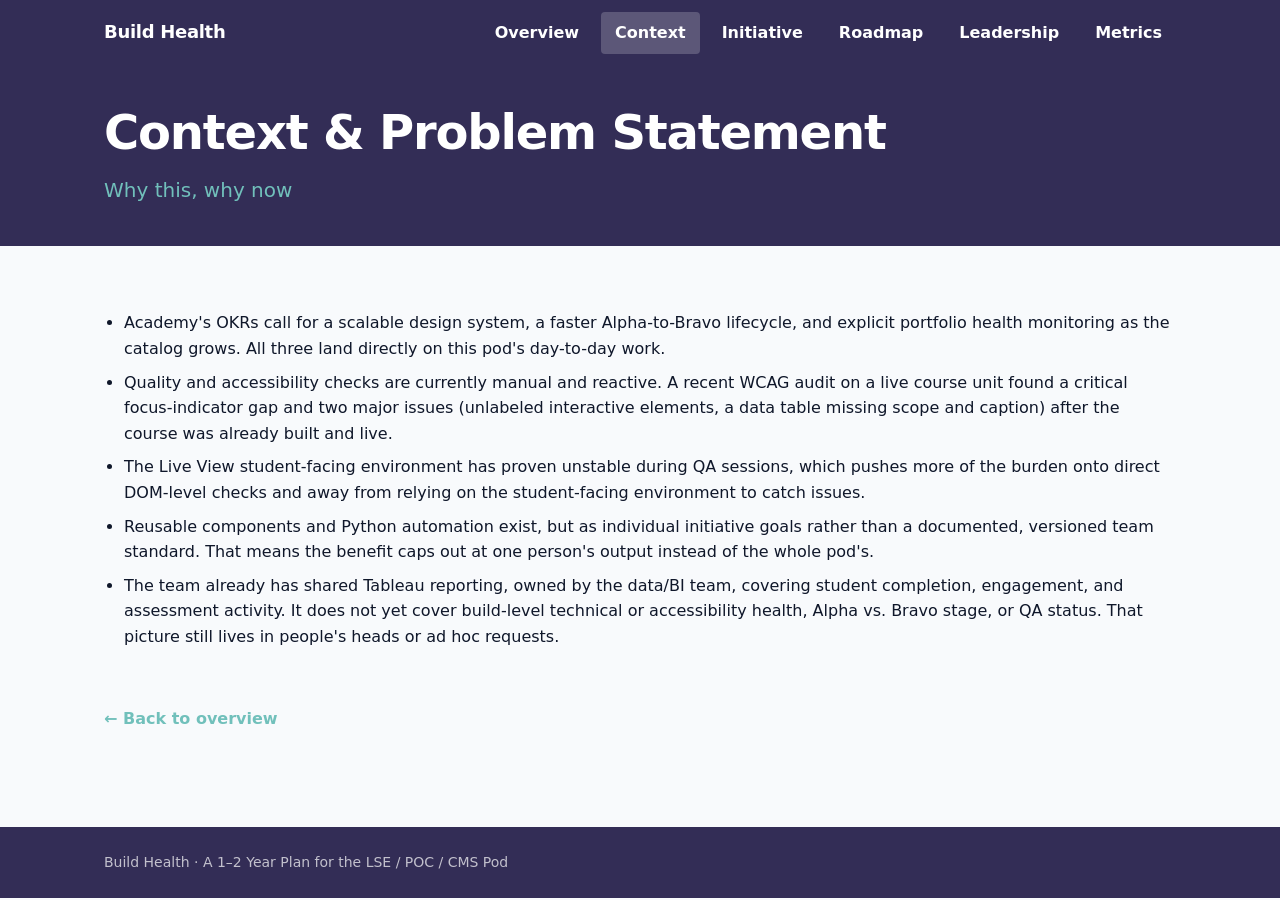
<file: context.html>
<!DOCTYPE html>
<html lang="en">
  <head>
    <meta charset="UTF-8" />
    <meta name="viewport" content="width=device-width, initial-scale=1.0" />
    <title>Context &amp; Problem Statement &mdash; Build Health</title>
    <link rel="stylesheet" href="styles.css" />
  </head>
  <body>
    <nav class="navbar">
      <div class="navbar__inner">
        <a class="navbar__brand" href="index.html">Build Health</a>
        <div class="navbar__links">
          <a class="nav-link" href="index.html">Overview</a>
          <a class="nav-link is-active" href="context.html">Context</a>
          <a class="nav-link" href="initiative.html">Initiative</a>
          <a class="nav-link" href="roadmap.html">Roadmap</a>
          <a class="nav-link" href="leadership.html">Leadership</a>
          <a class="nav-link" href="metrics.html">Metrics</a>
        </div>
      </div>
    </nav>

    <header class="page-header">
      <div class="container stack">
        <h1 class="h1 on-dark">Context &amp; Problem Statement</h1>
        <p class="subtitle accent">Why this, why now</p>
      </div>
    </header>

    <main class="container section">
      <div class="content">
        <ul>
          <li>
            Academy's OKRs call for a scalable design system, a faster
            Alpha-to-Bravo lifecycle, and explicit portfolio health monitoring as
            the catalog grows. All three land directly on this pod's day-to-day
            work.
          </li>
          <li>
            Quality and accessibility checks are currently manual and reactive. A
            recent WCAG audit on a live course unit found a critical
            focus-indicator gap and two major issues (unlabeled interactive
            elements, a data table missing scope and caption) after the course was
            already built and live.
          </li>
          <li>
            The Live View student-facing environment has proven unstable during QA
            sessions, which pushes more of the burden onto direct DOM-level checks
            and away from relying on the student-facing environment to catch
            issues.
          </li>
          <li>
            Reusable components and Python automation exist, but as individual
            initiative goals rather than a documented, versioned team standard.
            That means the benefit caps out at one person's output instead of the
            whole pod's.
          </li>
          <li>
            The team already has shared Tableau reporting, owned by the data/BI
            team, covering student completion, engagement, and assessment
            activity. It does not yet cover build-level technical or accessibility
            health, Alpha vs. Bravo stage, or QA status. That picture still lives
            in people's heads or ad hoc requests.
          </li>
        </ul>

        <a class="back-link" href="index.html">Back to overview</a>
      </div>
    </main>

    <footer class="footer">
      <div class="container">Build Health &middot; A 1&ndash;2 Year Plan for the LSE / POC / CMS Pod</div>
    </footer>
  </body>
</html>
</file>
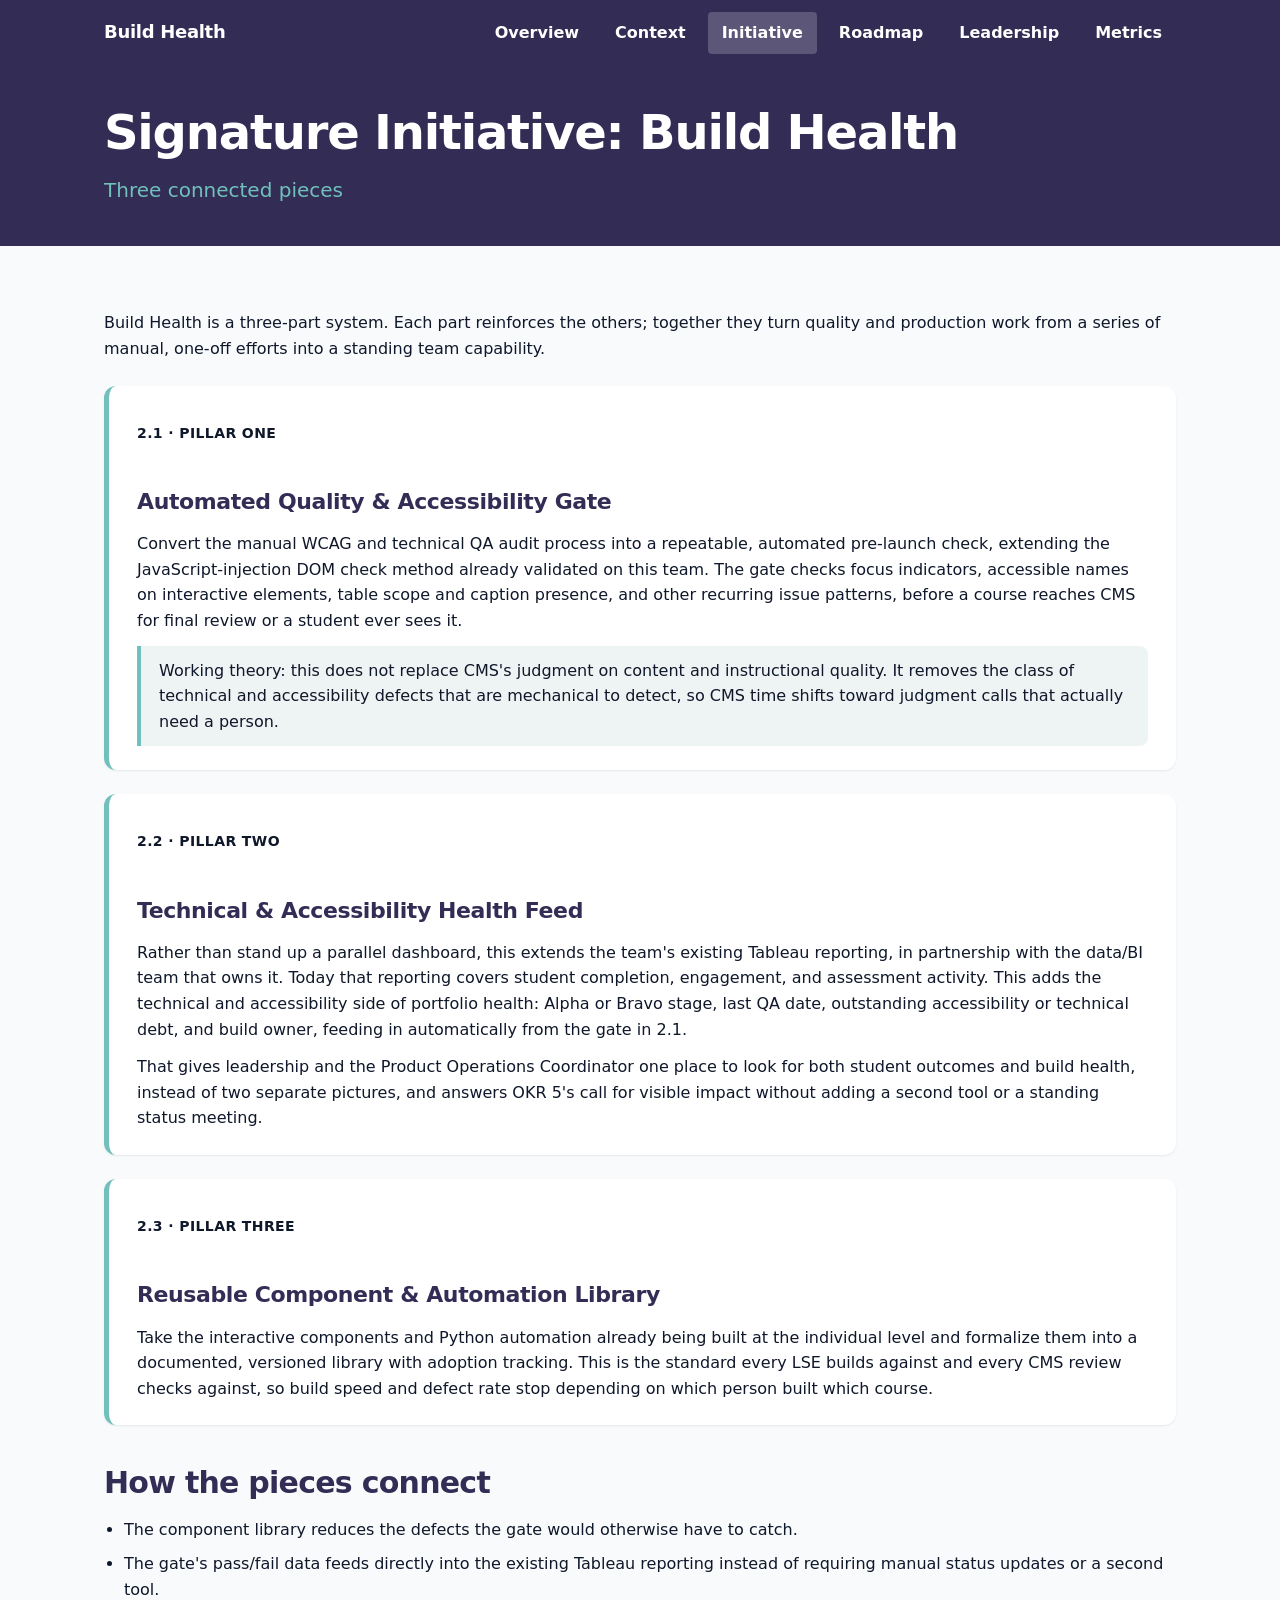
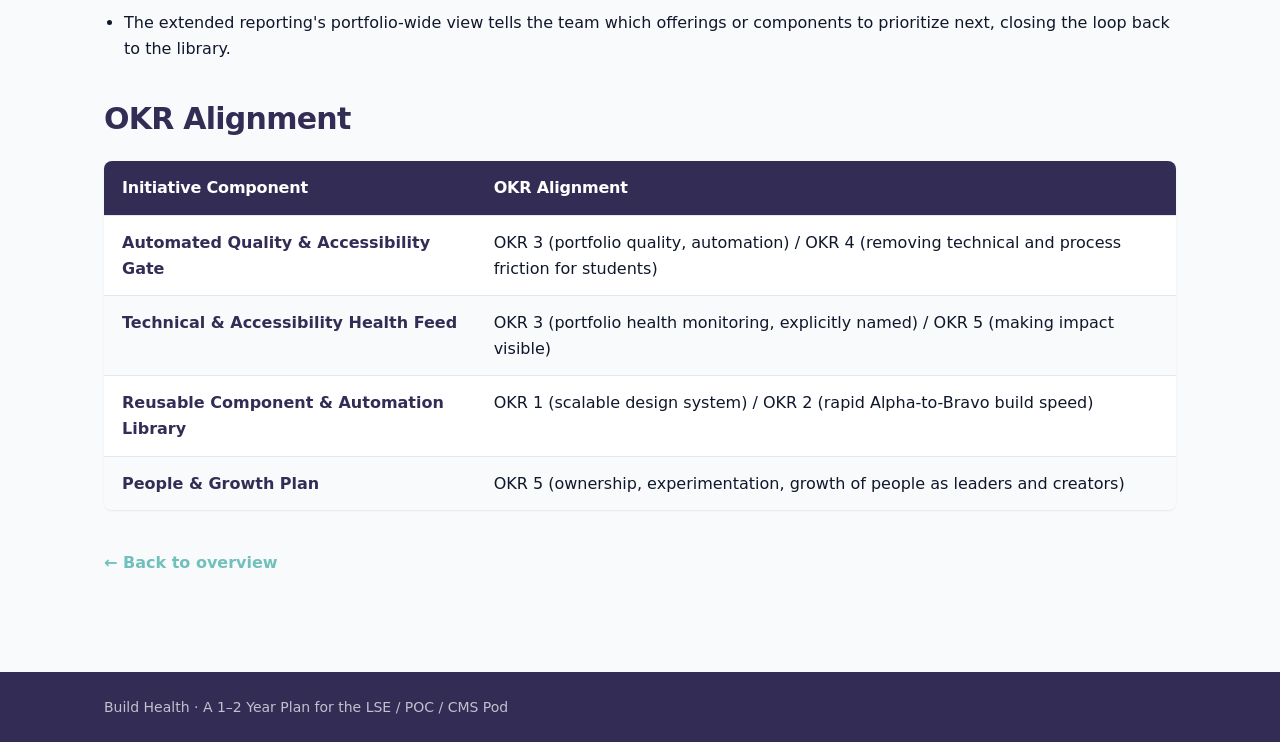
<file: initiative.html>
<!DOCTYPE html>
<html lang="en">
  <head>
    <meta charset="UTF-8" />
    <meta name="viewport" content="width=device-width, initial-scale=1.0" />
    <title>Signature Initiative &mdash; Build Health</title>
    <link rel="stylesheet" href="styles.css" />
  </head>
  <body>
    <nav class="navbar">
      <div class="navbar__inner">
        <a class="navbar__brand" href="index.html">Build Health</a>
        <div class="navbar__links">
          <a class="nav-link" href="index.html">Overview</a>
          <a class="nav-link" href="context.html">Context</a>
          <a class="nav-link is-active" href="initiative.html">Initiative</a>
          <a class="nav-link" href="roadmap.html">Roadmap</a>
          <a class="nav-link" href="leadership.html">Leadership</a>
          <a class="nav-link" href="metrics.html">Metrics</a>
        </div>
      </div>
    </nav>

    <header class="page-header">
      <div class="container stack">
        <h1 class="h1 on-dark">Signature Initiative: Build Health</h1>
        <p class="subtitle accent">Three connected pieces</p>
      </div>
    </header>

    <main class="container section">
      <div class="content">
        <p>
          Build Health is a three-part system. Each part reinforces the others;
          together they turn quality and production work from a series of manual,
          one-off efforts into a standing team capability.
        </p>

        <div class="pillar">
          <p class="pillar__eyebrow">2.1 &middot; Pillar One</p>
          <h2 class="pillar__title">Automated Quality &amp; Accessibility Gate</h2>
          <p>
            Convert the manual WCAG and technical QA audit process into a
            repeatable, automated pre-launch check, extending the
            JavaScript-injection DOM check method already validated on this team.
            The gate checks focus indicators, accessible names on interactive
            elements, table scope and caption presence, and other recurring issue
            patterns, before a course reaches CMS for final review or a student
            ever sees it.
          </p>
          <p class="note">
            Working theory: this does not replace CMS's judgment on content and
            instructional quality. It removes the class of technical and
            accessibility defects that are mechanical to detect, so CMS time
            shifts toward judgment calls that actually need a person.
          </p>
        </div>

        <div class="pillar">
          <p class="pillar__eyebrow">2.2 &middot; Pillar Two</p>
          <h2 class="pillar__title">
            Technical &amp; Accessibility Health Feed
          </h2>
          <p>
            Rather than stand up a parallel dashboard, this extends the team's
            existing Tableau reporting, in partnership with the data/BI team that
            owns it. Today that reporting covers student completion, engagement,
            and assessment activity. This adds the technical and accessibility
            side of portfolio health: Alpha or Bravo stage, last QA date,
            outstanding accessibility or technical debt, and build owner, feeding
            in automatically from the gate in 2.1.
          </p>
          <p>
            That gives leadership and the Product Operations Coordinator one place
            to look for both student outcomes and build health, instead of two
            separate pictures, and answers OKR 5's call for visible impact without
            adding a second tool or a standing status meeting.
          </p>
        </div>

        <div class="pillar">
          <p class="pillar__eyebrow">2.3 &middot; Pillar Three</p>
          <h2 class="pillar__title">
            Reusable Component &amp; Automation Library
          </h2>
          <p>
            Take the interactive components and Python automation already being
            built at the individual level and formalize them into a documented,
            versioned library with adoption tracking. This is the standard every
            LSE builds against and every CMS review checks against, so build speed
            and defect rate stop depending on which person built which course.
          </p>
        </div>

        <h2 class="h2">How the pieces connect</h2>
        <ul>
          <li>
            The component library reduces the defects the gate would otherwise
            have to catch.
          </li>
          <li>
            The gate's pass/fail data feeds directly into the existing Tableau
            reporting instead of requiring manual status updates or a second tool.
          </li>
          <li>
            The extended reporting's portfolio-wide view tells the team which
            offerings or components to prioritize next, closing the loop back to
            the library.
          </li>
        </ul>

        <h2 class="h2">OKR Alignment</h2>
        <table class="data-table">
          <thead>
            <tr>
              <th>Initiative Component</th>
              <th>OKR Alignment</th>
            </tr>
          </thead>
          <tbody>
            <tr>
              <td><strong>Automated Quality &amp; Accessibility Gate</strong></td>
              <td>
                OKR 3 (portfolio quality, automation) / OKR 4 (removing technical
                and process friction for students)
              </td>
            </tr>
            <tr>
              <td><strong>Technical &amp; Accessibility Health Feed</strong></td>
              <td>
                OKR 3 (portfolio health monitoring, explicitly named) / OKR 5
                (making impact visible)
              </td>
            </tr>
            <tr>
              <td><strong>Reusable Component &amp; Automation Library</strong></td>
              <td>
                OKR 1 (scalable design system) / OKR 2 (rapid Alpha-to-Bravo build
                speed)
              </td>
            </tr>
            <tr>
              <td><strong>People &amp; Growth Plan</strong></td>
              <td>
                OKR 5 (ownership, experimentation, growth of people as leaders and
                creators)
              </td>
            </tr>
          </tbody>
        </table>

        <a class="back-link" href="index.html">Back to overview</a>
      </div>
    </main>

    <footer class="footer">
      <div class="container">Build Health &middot; A 1&ndash;2 Year Plan for the LSE / POC / CMS Pod</div>
    </footer>
  </body>
</html>
</file>
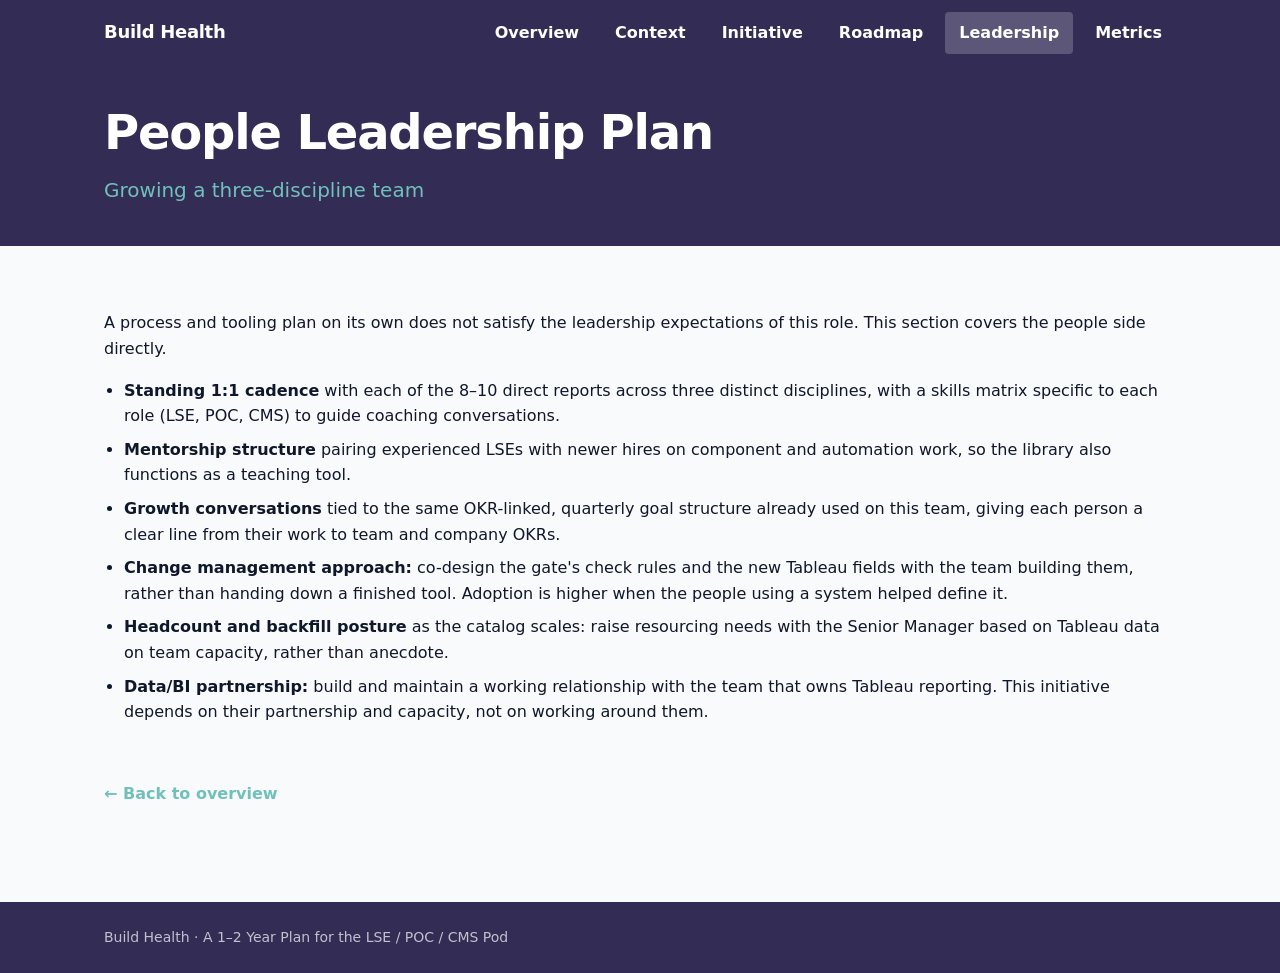
<file: leadership.html>
<!DOCTYPE html>
<html lang="en">
  <head>
    <meta charset="UTF-8" />
    <meta name="viewport" content="width=device-width, initial-scale=1.0" />
    <title>People Leadership Plan &mdash; Build Health</title>
    <link rel="stylesheet" href="styles.css" />
  </head>
  <body>
    <nav class="navbar">
      <div class="navbar__inner">
        <a class="navbar__brand" href="index.html">Build Health</a>
        <div class="navbar__links">
          <a class="nav-link" href="index.html">Overview</a>
          <a class="nav-link" href="context.html">Context</a>
          <a class="nav-link" href="initiative.html">Initiative</a>
          <a class="nav-link" href="roadmap.html">Roadmap</a>
          <a class="nav-link is-active" href="leadership.html">Leadership</a>
          <a class="nav-link" href="metrics.html">Metrics</a>
        </div>
      </div>
    </nav>

    <header class="page-header">
      <div class="container stack">
        <h1 class="h1 on-dark">People Leadership Plan</h1>
        <p class="subtitle accent">Growing a three-discipline team</p>
      </div>
    </header>

    <main class="container section">
      <div class="content">
        <p>
          A process and tooling plan on its own does not satisfy the leadership
          expectations of this role. This section covers the people side
          directly.
        </p>

        <ul>
          <li>
            <strong>Standing 1:1 cadence</strong> with each of the 8&ndash;10
            direct reports across three distinct disciplines, with a skills matrix
            specific to each role (LSE, POC, CMS) to guide coaching conversations.
          </li>
          <li>
            <strong>Mentorship structure</strong> pairing experienced LSEs with
            newer hires on component and automation work, so the library also
            functions as a teaching tool.
          </li>
          <li>
            <strong>Growth conversations</strong> tied to the same OKR-linked,
            quarterly goal structure already used on this team, giving each person
            a clear line from their work to team and company OKRs.
          </li>
          <li>
            <strong>Change management approach:</strong> co-design the gate's
            check rules and the new Tableau fields with the team building them,
            rather than handing down a finished tool. Adoption is higher when the
            people using a system helped define it.
          </li>
          <li>
            <strong>Headcount and backfill posture</strong> as the catalog scales:
            raise resourcing needs with the Senior Manager based on Tableau data on
            team capacity, rather than anecdote.
          </li>
          <li>
            <strong>Data/BI partnership:</strong> build and maintain a working
            relationship with the team that owns Tableau reporting. This initiative
            depends on their partnership and capacity, not on working around them.
          </li>
        </ul>

        <a class="back-link" href="index.html">Back to overview</a>
      </div>
    </main>

    <footer class="footer">
      <div class="container">Build Health &middot; A 1&ndash;2 Year Plan for the LSE / POC / CMS Pod</div>
    </footer>
  </body>
</html>
</file>
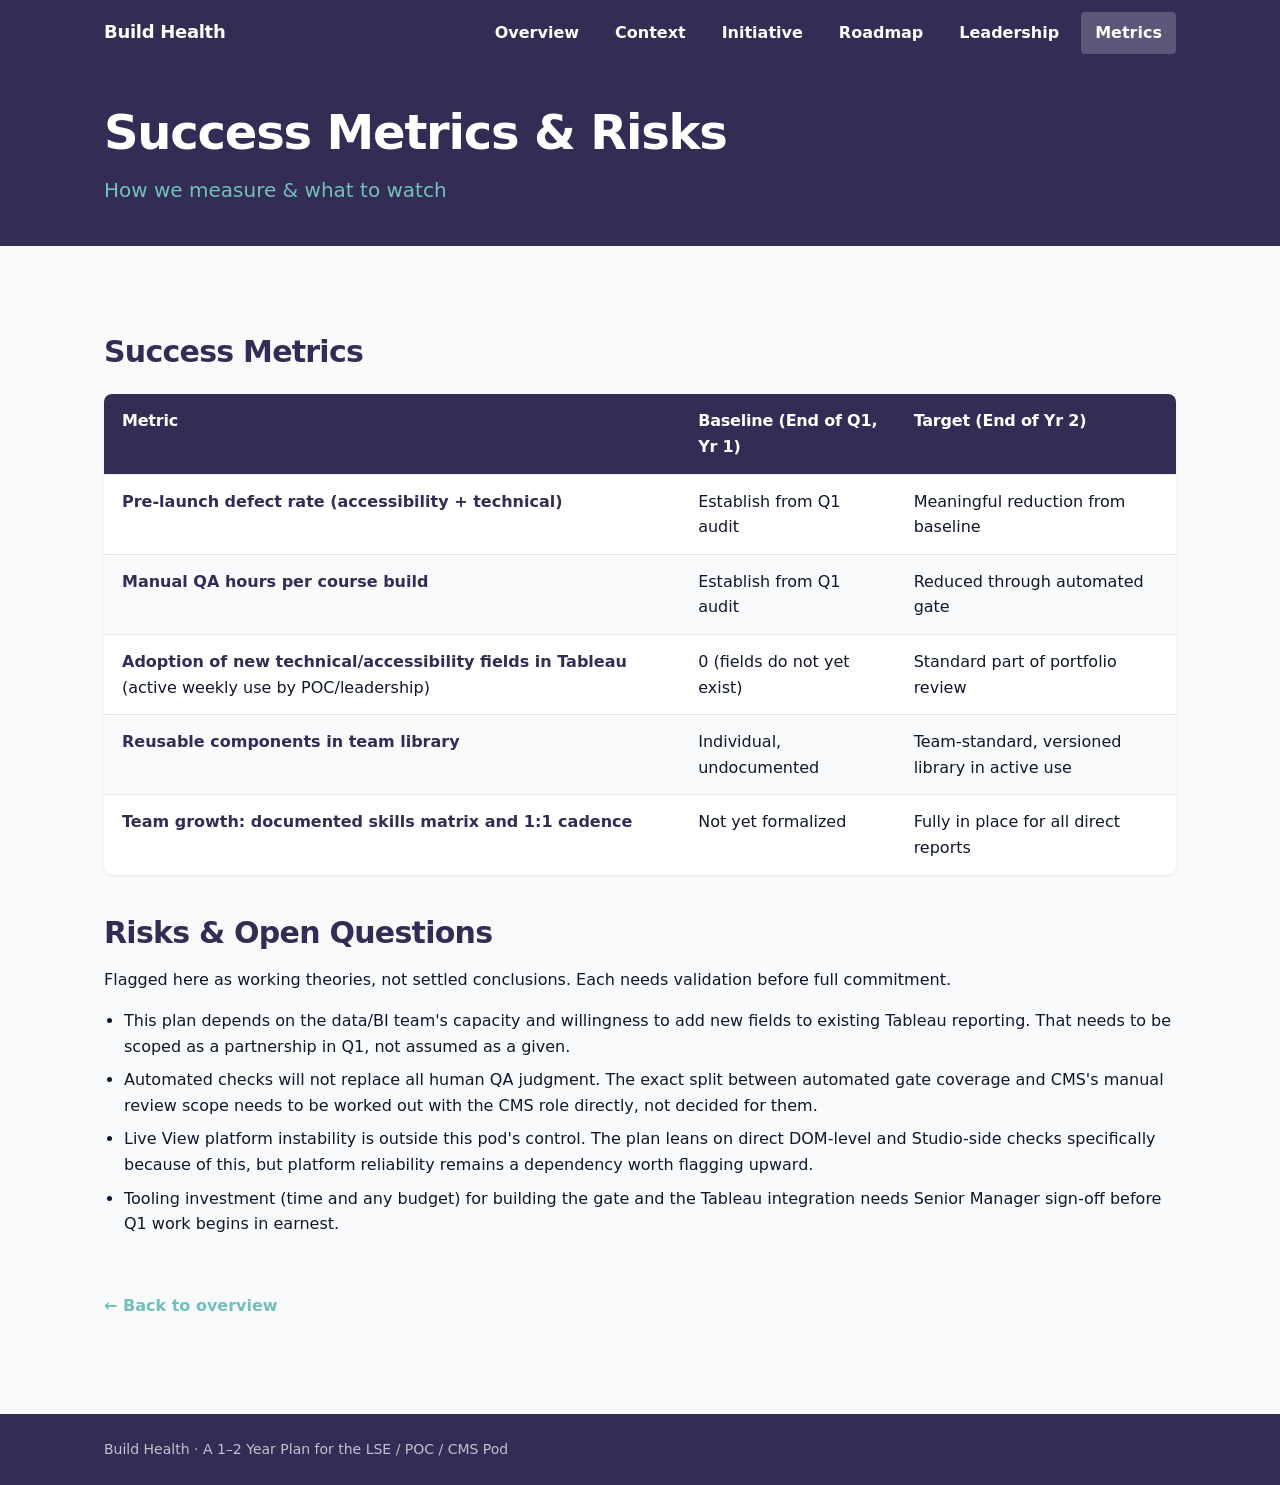
<file: metrics.html>
<!DOCTYPE html>
<html lang="en">
  <head>
    <meta charset="UTF-8" />
    <meta name="viewport" content="width=device-width, initial-scale=1.0" />
    <title>Success Metrics &amp; Risks &mdash; Build Health</title>
    <link rel="stylesheet" href="styles.css" />
  </head>
  <body>
    <nav class="navbar">
      <div class="navbar__inner">
        <a class="navbar__brand" href="index.html">Build Health</a>
        <div class="navbar__links">
          <a class="nav-link" href="index.html">Overview</a>
          <a class="nav-link" href="context.html">Context</a>
          <a class="nav-link" href="initiative.html">Initiative</a>
          <a class="nav-link" href="roadmap.html">Roadmap</a>
          <a class="nav-link" href="leadership.html">Leadership</a>
          <a class="nav-link is-active" href="metrics.html">Metrics</a>
        </div>
      </div>
    </nav>

    <header class="page-header">
      <div class="container stack">
        <h1 class="h1 on-dark">Success Metrics &amp; Risks</h1>
        <p class="subtitle accent">How we measure &amp; what to watch</p>
      </div>
    </header>

    <main class="container section">
      <div class="content">
        <h2 class="h2">Success Metrics</h2>
        <table class="data-table">
          <thead>
            <tr>
              <th>Metric</th>
              <th>Baseline (End of Q1, Yr 1)</th>
              <th>Target (End of Yr 2)</th>
            </tr>
          </thead>
          <tbody>
            <tr>
              <td><strong>Pre-launch defect rate (accessibility + technical)</strong></td>
              <td>Establish from Q1 audit</td>
              <td>Meaningful reduction from baseline</td>
            </tr>
            <tr>
              <td><strong>Manual QA hours per course build</strong></td>
              <td>Establish from Q1 audit</td>
              <td>Reduced through automated gate</td>
            </tr>
            <tr>
              <td><strong>Adoption of new technical/accessibility fields in Tableau</strong> (active weekly use by POC/leadership)</td>
              <td>0 (fields do not yet exist)</td>
              <td>Standard part of portfolio review</td>
            </tr>
            <tr>
              <td><strong>Reusable components in team library</strong></td>
              <td>Individual, undocumented</td>
              <td>Team-standard, versioned library in active use</td>
            </tr>
            <tr>
              <td><strong>Team growth: documented skills matrix and 1:1 cadence</strong></td>
              <td>Not yet formalized</td>
              <td>Fully in place for all direct reports</td>
            </tr>
          </tbody>
        </table>

        <h2 class="h2">Risks &amp; Open Questions</h2>
        <p>
          Flagged here as working theories, not settled conclusions. Each needs
          validation before full commitment.
        </p>
        <ul>
          <li>
            This plan depends on the data/BI team's capacity and willingness to
            add new fields to existing Tableau reporting. That needs to be scoped
            as a partnership in Q1, not assumed as a given.
          </li>
          <li>
            Automated checks will not replace all human QA judgment. The exact
            split between automated gate coverage and CMS's manual review scope
            needs to be worked out with the CMS role directly, not decided for
            them.
          </li>
          <li>
            Live View platform instability is outside this pod's control. The plan
            leans on direct DOM-level and Studio-side checks specifically because
            of this, but platform reliability remains a dependency worth flagging
            upward.
          </li>
          <li>
            Tooling investment (time and any budget) for building the gate and the
            Tableau integration needs Senior Manager sign-off before Q1 work
            begins in earnest.
          </li>
        </ul>

        <a class="back-link" href="index.html">Back to overview</a>
      </div>
    </main>

    <footer class="footer">
      <div class="container">Build Health &middot; A 1&ndash;2 Year Plan for the LSE / POC / CMS Pod</div>
    </footer>
  </body>
</html>
</file>
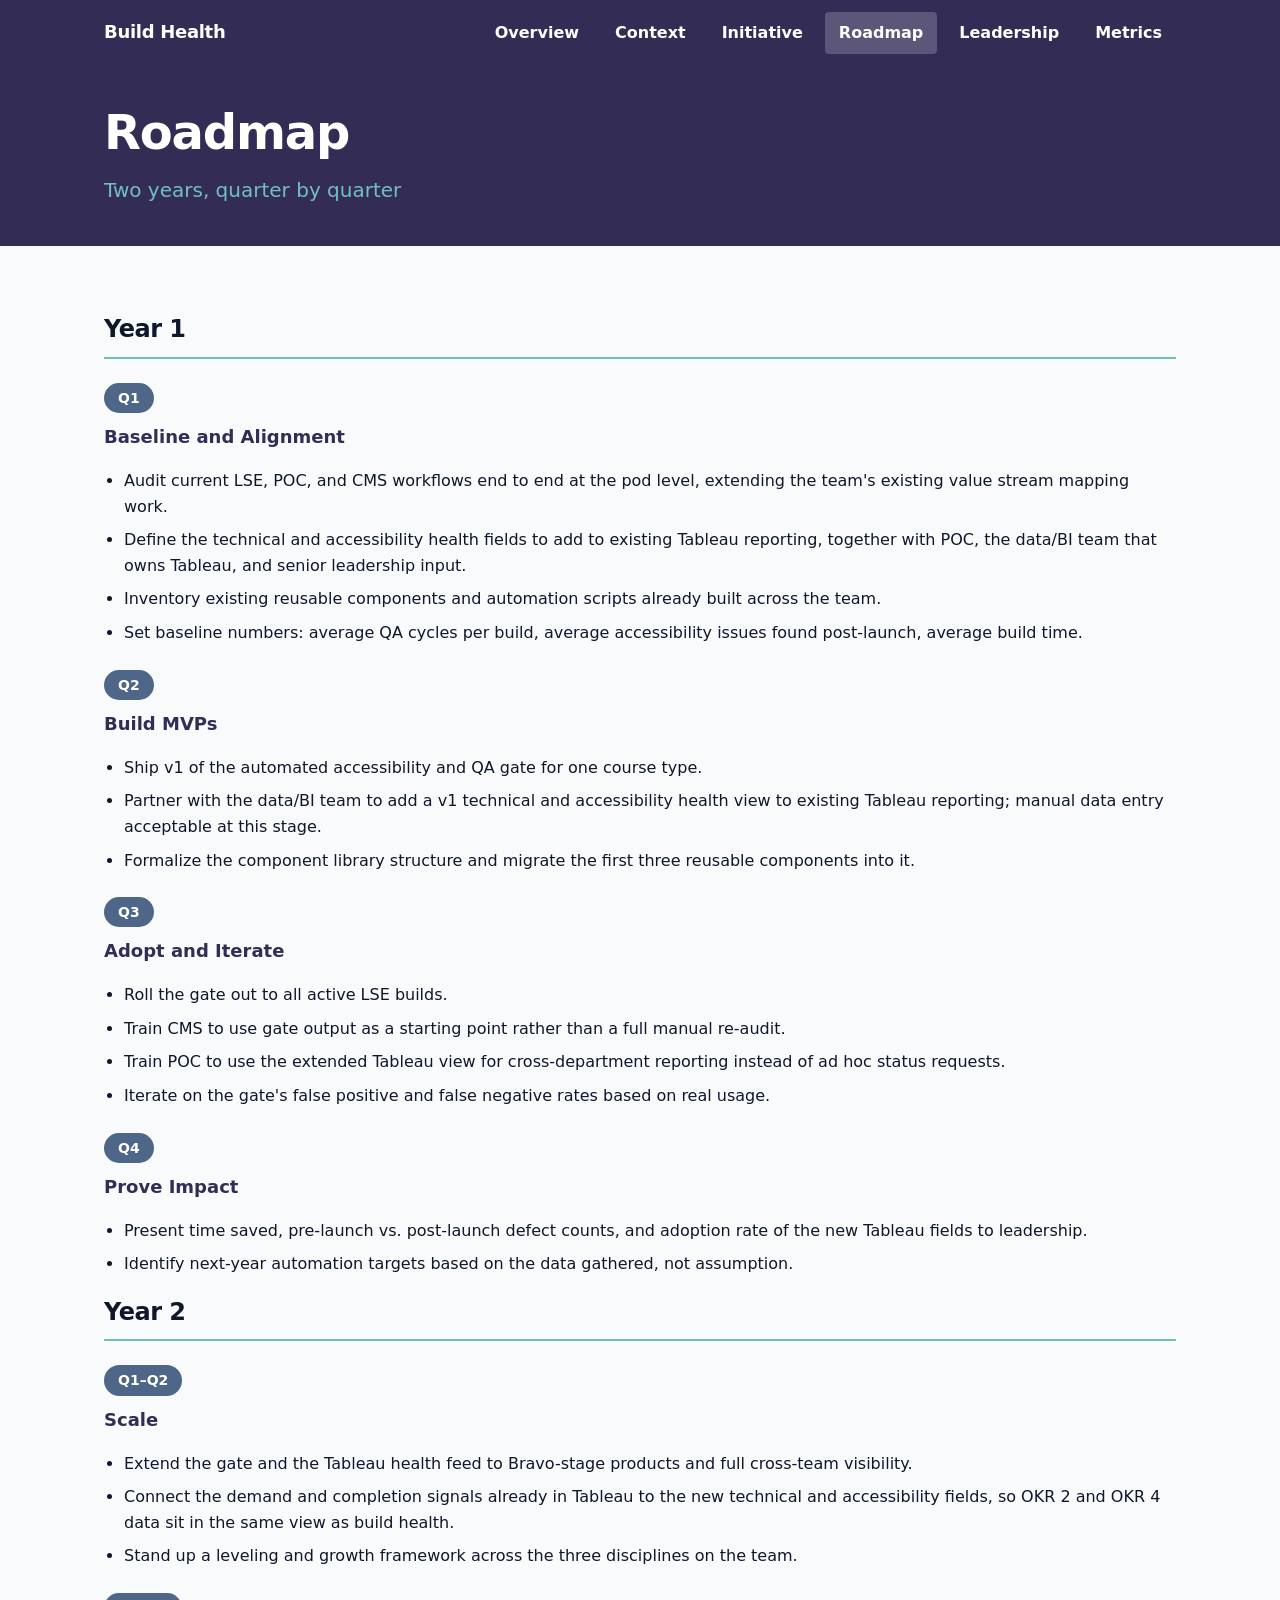
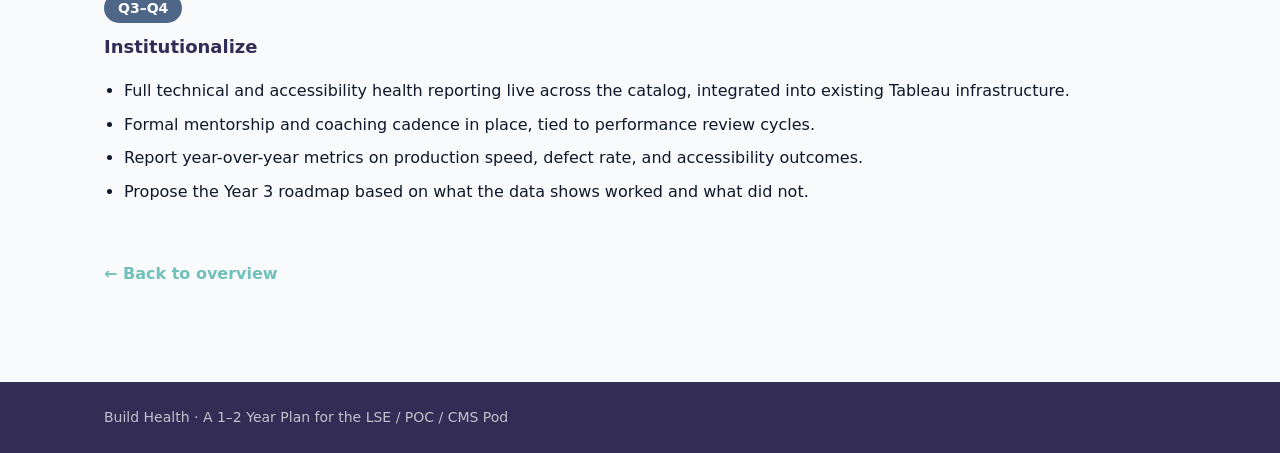
<file: roadmap.html>
<!DOCTYPE html>
<html lang="en">
  <head>
    <meta charset="UTF-8" />
    <meta name="viewport" content="width=device-width, initial-scale=1.0" />
    <title>Roadmap &mdash; Build Health</title>
    <link rel="stylesheet" href="styles.css" />
  </head>
  <body>
    <nav class="navbar">
      <div class="navbar__inner">
        <a class="navbar__brand" href="index.html">Build Health</a>
        <div class="navbar__links">
          <a class="nav-link" href="index.html">Overview</a>
          <a class="nav-link" href="context.html">Context</a>
          <a class="nav-link" href="initiative.html">Initiative</a>
          <a class="nav-link is-active" href="roadmap.html">Roadmap</a>
          <a class="nav-link" href="leadership.html">Leadership</a>
          <a class="nav-link" href="metrics.html">Metrics</a>
        </div>
      </div>
    </nav>

    <header class="page-header">
      <div class="container stack">
        <h1 class="h1 on-dark">Roadmap</h1>
        <p class="subtitle accent">Two years, quarter by quarter</p>
      </div>
    </header>

    <main class="container section">
      <div class="content">
        <p class="timeline-year">Year 1</p>

        <div class="phase">
          <span class="phase__label">Q1</span>
          <h3>Baseline and Alignment</h3>
          <ul>
            <li>
              Audit current LSE, POC, and CMS workflows end to end at the pod
              level, extending the team's existing value stream mapping work.
            </li>
            <li>
              Define the technical and accessibility health fields to add to
              existing Tableau reporting, together with POC, the data/BI team that
              owns Tableau, and senior leadership input.
            </li>
            <li>
              Inventory existing reusable components and automation scripts
              already built across the team.
            </li>
            <li>
              Set baseline numbers: average QA cycles per build, average
              accessibility issues found post-launch, average build time.
            </li>
          </ul>
        </div>

        <div class="phase">
          <span class="phase__label">Q2</span>
          <h3>Build MVPs</h3>
          <ul>
            <li>Ship v1 of the automated accessibility and QA gate for one course type.</li>
            <li>
              Partner with the data/BI team to add a v1 technical and
              accessibility health view to existing Tableau reporting; manual data
              entry acceptable at this stage.
            </li>
            <li>
              Formalize the component library structure and migrate the first
              three reusable components into it.
            </li>
          </ul>
        </div>

        <div class="phase">
          <span class="phase__label">Q3</span>
          <h3>Adopt and Iterate</h3>
          <ul>
            <li>Roll the gate out to all active LSE builds.</li>
            <li>
              Train CMS to use gate output as a starting point rather than a full
              manual re-audit.
            </li>
            <li>
              Train POC to use the extended Tableau view for cross-department
              reporting instead of ad hoc status requests.
            </li>
            <li>
              Iterate on the gate's false positive and false negative rates based
              on real usage.
            </li>
          </ul>
        </div>

        <div class="phase">
          <span class="phase__label">Q4</span>
          <h3>Prove Impact</h3>
          <ul>
            <li>
              Present time saved, pre-launch vs. post-launch defect counts, and
              adoption rate of the new Tableau fields to leadership.
            </li>
            <li>
              Identify next-year automation targets based on the data gathered,
              not assumption.
            </li>
          </ul>
        </div>

        <p class="timeline-year">Year 2</p>

        <div class="phase">
          <span class="phase__label">Q1&ndash;Q2</span>
          <h3>Scale</h3>
          <ul>
            <li>
              Extend the gate and the Tableau health feed to Bravo-stage products
              and full cross-team visibility.
            </li>
            <li>
              Connect the demand and completion signals already in Tableau to the
              new technical and accessibility fields, so OKR 2 and OKR 4 data sit
              in the same view as build health.
            </li>
            <li>
              Stand up a leveling and growth framework across the three
              disciplines on the team.
            </li>
          </ul>
        </div>

        <div class="phase">
          <span class="phase__label">Q3&ndash;Q4</span>
          <h3>Institutionalize</h3>
          <ul>
            <li>
              Full technical and accessibility health reporting live across the
              catalog, integrated into existing Tableau infrastructure.
            </li>
            <li>
              Formal mentorship and coaching cadence in place, tied to performance
              review cycles.
            </li>
            <li>
              Report year-over-year metrics on production speed, defect rate, and
              accessibility outcomes.
            </li>
            <li>
              Propose the Year 3 roadmap based on what the data shows worked and
              what did not.
            </li>
          </ul>
        </div>

        <a class="back-link" href="index.html">Back to overview</a>
      </div>
    </main>

    <footer class="footer">
      <div class="container">Build Health &middot; A 1&ndash;2 Year Plan for the LSE / POC / CMS Pod</div>
    </footer>
  </body>
</html>
</file>
<file: styles.css>
/* ==========================================================================
   Design tokens
   ========================================================================== */
:root {
  --color-primary: #332d56; /* rgb(51, 45, 86)  */
  --color-secondary: #4e6688; /* rgb(78, 102, 136) */
  --color-accent: #71c0bb; /* rgb(113, 192, 187) */
  --color-page-bg: #f8fafc; /* slate-50 */
  --color-heading: #ffffff;
  --color-body: #0f172a; /* slate-900 */
  --color-body-muted: #475569; /* slate-600 */

  --radius-pill: 9999px;
  --radius-sm: 4px;

  --font-sans: "Segoe UI", system-ui, -apple-system, BlinkMacSystemFont,
    "Helvetica Neue", Arial, sans-serif;
}

/* ==========================================================================
   Base
   ========================================================================== */
* {
  box-sizing: border-box;
}

html {
  scroll-behavior: smooth;
}

body {
  margin: 0;
  font-family: var(--font-sans);
  background-color: var(--color-page-bg);
  color: var(--color-body);
  line-height: 1.6;
}

h1,
h2,
h3,
p {
  margin: 0;
}

a {
  color: var(--color-accent);
  text-decoration: none;
}

a:hover {
  text-decoration: underline;
}

/* ==========================================================================
   Typography scale
   ========================================================================== */
.h1 {
  font-size: 48px;
  font-weight: 800;
  letter-spacing: -1.2px;
  line-height: 1.1;
}

.h2 {
  font-size: 30px;
  font-weight: 700;
  letter-spacing: -0.75px;
  line-height: 1.2;
}

.subtitle {
  font-size: 20px;
  font-weight: 500;
  letter-spacing: normal;
}

.on-dark {
  color: var(--color-heading);
}

.accent {
  color: var(--color-accent);
}

/* ==========================================================================
   Layout
   ========================================================================== */
.container {
  width: 100%;
  max-width: 1120px;
  margin: 0 auto;
  padding: 0 24px;
}

.section {
  padding-top: 48px;
  padding-bottom: 48px;
}

.stack > * + * {
  margin-top: 16px;
}

/* ==========================================================================
   Nav bar
   ========================================================================== */
.navbar {
  background-color: var(--color-primary);
  position: sticky;
  top: 0;
  z-index: 20;
}

.navbar__inner {
  display: flex;
  align-items: center;
  justify-content: space-between;
  gap: 16px;
  min-height: 64px;
  padding: 12px 24px;
  max-width: 1120px;
  margin: 0 auto;
}

.navbar__brand {
  color: #ffffff;
  font-size: 18px;
  font-weight: 700;
  letter-spacing: -0.3px;
}

.navbar__brand:hover {
  text-decoration: none;
}

.navbar__links {
  display: flex;
  align-items: center;
  gap: 8px;
  flex-wrap: wrap;
}

.nav-link {
  color: #ffffff;
  font-size: 16px;
  font-weight: 600;
  padding: 8px 14px;
  border-radius: var(--radius-sm);
  transition: background-color 0.15s ease;
}

.nav-link:hover {
  text-decoration: none;
  background-color: rgba(255, 255, 255, 0.1);
}

.nav-link.is-active {
  background-color: rgba(255, 255, 255, 0.2);
  border-radius: var(--radius-sm);
  color: #ffffff;
}

/* ==========================================================================
   Hero
   ========================================================================== */
.hero {
  position: relative;
  width: 100%;
  height: 192px; /* h-48 mobile */
  background-color: var(--color-primary);
  background-image: url("assets/bannerBackground.png");
  background-size: cover;
  background-position: center;
  display: flex;
  align-items: center;
}

.hero__overlay {
  position: absolute;
  inset: 0;
  background-color: rgba(0, 0, 0, 0.4); /* black/40 */
}

.hero__content {
  position: relative;
  z-index: 1;
  width: 100%;
  max-width: 1120px;
  margin: 0 auto;
  padding: 0 24px;
}

@media (min-width: 768px) {
  .hero {
    height: 320px; /* h-80 desktop */
  }
}

/* ==========================================================================
   Pill / button links
   ========================================================================== */
.pill {
  display: inline-block;
  background-color: var(--color-accent);
  color: #ffffff;
  font-size: 16px;
  font-weight: 600;
  padding: 12px 32px;
  border-radius: var(--radius-pill);
  transition: opacity 0.15s ease;
}

.pill:hover {
  text-decoration: none;
  opacity: 0.9;
}

/* ==========================================================================
   Cards
   ========================================================================== */
.card-grid {
  display: grid;
  grid-template-columns: 1fr;
  gap: 24px;
}

@media (min-width: 768px) {
  .card-grid {
    grid-template-columns: 1fr 1fr;
  }
}

.card {
  display: flex;
  flex-direction: column;
  padding: 28px 32px 20px 32px; /* px-8 pt-7 pb-5 */
  border-radius: 12px;
  color: #ffffff;
  height: 100%;
}

.card--primary {
  background-color: var(--color-primary);
}

.card--secondary {
  background-color: var(--color-secondary);
}

.card__title {
  font-size: 30px;
  font-weight: 700;
  letter-spacing: -0.75px;
  color: #ffffff;
}

.card__subtitle {
  font-size: 20px;
  font-weight: 500;
  color: var(--color-accent);
  margin-top: 4px;
}

.card__body {
  margin-top: 16px;
  color: rgba(255, 255, 255, 0.9);
}

.card__footer {
  margin-top: auto;
  padding-top: 20px;
}

.view-link {
  color: var(--color-accent);
  font-size: 16px;
  font-weight: 600;
}

.view-link::after {
  content: " \2192"; /* → */
}

/* ==========================================================================
   Content pages
   ========================================================================== */
.page-header {
  background-color: var(--color-primary);
  padding: 40px 0;
}

.content {
  max-width: none;
}

.content p {
  color: var(--color-body);
  margin-top: 16px;
}

.content h2 {
  margin-top: 40px;
  color: var(--color-primary);
}

.content ul {
  margin-top: 16px;
  padding-left: 20px;
  color: var(--color-body);
}

.content li {
  margin-top: 8px;
}

.placeholder {
  border-left: 3px solid var(--color-accent);
  background-color: #ffffff;
  padding: 16px 20px;
  margin-top: 16px;
  color: var(--color-body-muted);
  border-radius: 0 8px 8px 0;
}

.back-link {
  display: inline-block;
  margin-top: 40px;
  color: var(--color-accent);
  font-size: 16px;
  font-weight: 600;
}

.back-link::before {
  content: "\2190  "; /* ← */
}

/* ==========================================================================
   Footer
   ========================================================================== */
.footer {
  background-color: var(--color-primary);
  color: rgba(255, 255, 255, 0.7);
  padding: 24px 0;
  font-size: 14px;
  margin-top: 48px;
}

/* ==========================================================================
   Tables (OKR alignment, success metrics)
   ========================================================================== */
.data-table {
  width: 100%;
  border-collapse: collapse;
  margin-top: 24px;
  font-size: 16px;
  background-color: #ffffff;
  border-radius: 8px;
  overflow: hidden;
  box-shadow: 0 1px 2px rgba(15, 23, 42, 0.08);
}

.data-table th,
.data-table td {
  text-align: left;
  padding: 14px 18px;
  border-bottom: 1px solid #e2e8f0;
  vertical-align: top;
}

.data-table thead th {
  background-color: var(--color-primary);
  color: #ffffff;
  font-weight: 600;
  letter-spacing: -0.2px;
}

.data-table tbody tr:last-child td {
  border-bottom: none;
}

.data-table tbody tr:nth-child(even) {
  background-color: #f8fafc;
}

.data-table td strong {
  color: var(--color-primary);
}

/* ==========================================================================
   Pillar sub-cards (Signature Initiative)
   ========================================================================== */
.pillar {
  background-color: #ffffff;
  border-radius: 12px;
  border-left: 5px solid var(--color-accent);
  padding: 24px 28px;
  margin-top: 24px;
  box-shadow: 0 1px 2px rgba(15, 23, 42, 0.08);
}

.pillar__eyebrow {
  font-size: 14px;
  font-weight: 700;
  letter-spacing: 0.4px;
  text-transform: uppercase;
  color: var(--color-secondary);
}

.pillar__title {
  font-size: 22px;
  font-weight: 700;
  letter-spacing: -0.4px;
  color: var(--color-primary);
  margin-top: 4px;
}

.pillar p {
  margin-top: 12px;
  color: var(--color-body);
}

.note {
  background-color: #eef4f4;
  border-left: 4px solid var(--color-accent);
  padding: 12px 18px;
  border-radius: 0 8px 8px 0;
  margin-top: 16px;
  color: var(--color-body-muted);
}

/* Roadmap timeline */
.timeline-year {
  font-size: 24px;
  font-weight: 800;
  letter-spacing: -0.5px;
  color: var(--color-primary);
  margin-top: 40px;
  padding-bottom: 8px;
  border-bottom: 2px solid var(--color-accent);
}

.phase {
  margin-top: 24px;
}

.phase__label {
  display: inline-block;
  background-color: var(--color-secondary);
  color: #ffffff;
  font-size: 14px;
  font-weight: 600;
  padding: 4px 14px;
  border-radius: var(--radius-pill);
}

.phase h3 {
  font-size: 18px;
  font-weight: 700;
  color: var(--color-primary);
  margin-top: 10px;
}

/* ==========================================================================
   Callout (learn more)
   ========================================================================== */
.callout {
  background-color: var(--color-secondary);
  border-radius: 16px;
  padding: 40px 32px;
  text-align: center;
  display: flex;
  flex-direction: column;
  align-items: center;
  gap: 16px;
}

.callout__text {
  color: rgba(255, 255, 255, 0.9);
  font-size: 20px;
  font-weight: 500;
  max-width: 560px;
}
</file>
